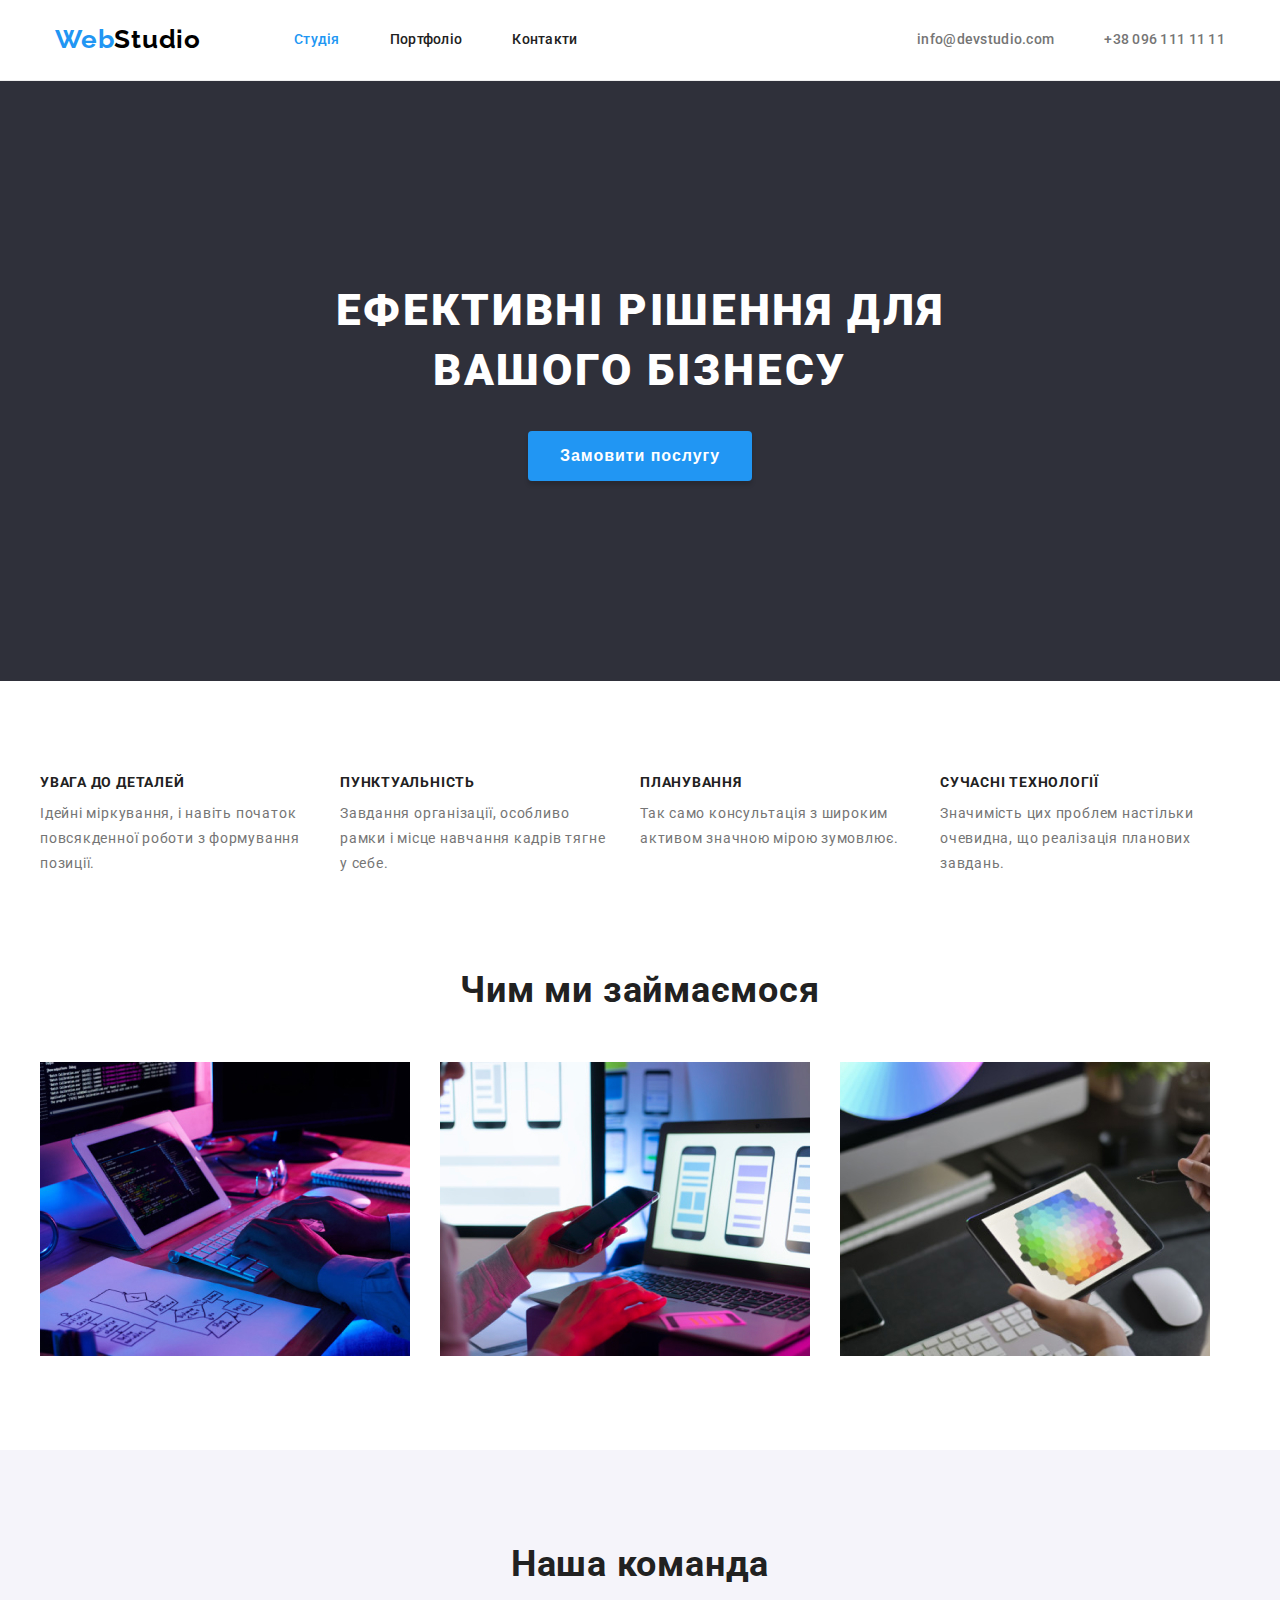
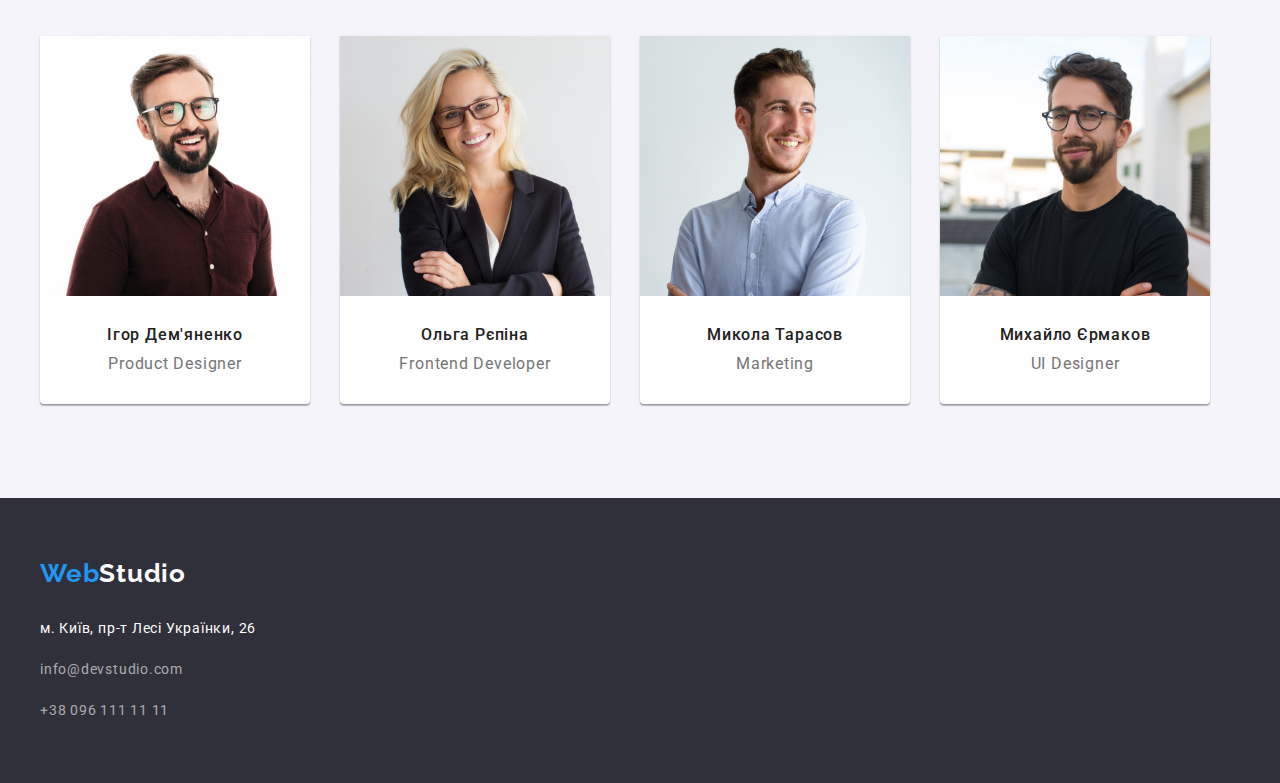
<file: index.html>
<!DOCTYPE html>
<html lang="uk">

<head>
    <meta charset="UTF-8">
    <meta http-equiv="X-UA-Compatible" content="IE=edge">
    <meta name="viewport" content="width=device-width, initial-scale=1.0">
    <title>Завдання3</title>
    <link rel="preconnect" href="https://fonts.googleapis.com">
    <link rel="preconnect" href="https://fonts.gstatic.com" crossorigin>
    <link href="https://fonts.googleapis.com/css2?family=Raleway:wght@700&family=Roboto:wght@400;500;700;900&display=swap" rel="stylesheet">
    <link rel="stylesheet" href="https://cdnjs.cloudflare.com/ajax/libs/modern-normalize/1.1.0/modern-normalize.min.css"
        integrity="sha512-wpPYUAdjBVSE4KJnH1VR1HeZfpl1ub8YT/NKx4PuQ5NmX2tKuGu6U/JRp5y+Y8XG2tV+wKQpNHVUX03MfMFn9Q=="
        crossorigin="anonymous" referrerpolicy="no-referrer" />
    <link rel="stylesheet" href="./css/styles.css">


<body>
    <header>
        <div class=" header container nav-flex">
            <a class="logo" href="./index.html"><span class="accent">Web</span>Studio</a>
            <nav class="nav-site">
                <ul class="nav-li">
                    <li class="item" ><a href="" class="nav-site-link current">Студія</a></li>
                    <li class="item" ><a href="./portfolio.html" class="nav-site-link ">Портфоліо</a></li>
                    <li class="item" ><a href="" class="nav-site-link">Контакти</a></li>
                </ul>
            </nav>
            <ul class="nav-contacts">
                <li class="item">
                <a href="mailto:info@devstudio.com" class="nav-contacts-tel">info@devstudio.com</a>
                </li>
                <li class="item">
                    <a href="tel:+380961111111" class="nav-contacts-tel tel-footer"> +38 096 111 11 11</a>
                </li>
            </ul>
        </div>
    </header>

    <main>
        <section class="hero-start section">
            <h1 class="hero-start-header">Ефективні рішення для вашого бізнесу</h1>
            <button type="button" class="hero-button" >Замовити послугу</button>
        </section>


        <section class="section">
            <div class="container benifits-flex">
                <h2 class=" visually-hidden">Наші переваги</h2>
                <ul class="benifits-list">
                    <li class="benifits-iteam">
                        <h3 class="title-benifits">УВАГА ДО ДЕТАЛЕЙ</h3>
                        <p class="text-benifits">
                            Ідейні міркування, і навіть початок повсякденної роботи з формування позиції.</p>
                    </li>
                    <li class="benifits-iteam">
                        <h3 class="title-benifits">ПУНКТУАЛЬНІСТЬ</h3>
                        <p class="text-benifits">
                            Завдання організації, особливо рамки і місце навчання кадрів тягне у себе.</p>
                    </li>
                    <li class="benifits-iteam">
                        <h3 class="title-benifits">ПЛАНУВАННЯ</h3>
                        <p class="text-benifits">
                            Так само консультація з широким активом значною мірою зумовлює.</p>
                    </li>
                    <li class="benifits-iteam">
                        <h3 class="title-benifits">СУЧАСНІ ТЕХНОЛОГІЇ</h3>
                        <p class="text-benifits">
                            Значимість цих проблем настільки очевидна, що реалізація планових завдань.</p>
                    </li>
                </ul>
            </div>
        </section>


        <section class="working">
            <div class="container">
                <h2 class="header-two">Чим ми займаємося</h2>
                <ul class="list-image">
                    <li class="working-iteam"><img class="img" src="./images/box1.jpg" alt="box1" width="370"></li>
                    <li class="working-iteam"><img class="img"src="./images/box2.jpg" alt="box2" width="370"></li>
                    <li class="working-iteam"><img class="img" src="./images/box3.jpg" alt="box3" width="370"></li>
                </ul>
            </div>
        </section>


        <section class="team">
            <div class="container">
                <h2 class="header-two">Наша команда</h2>
                <ul class="team-list">
                    <li class="team-iteam">
                        <img class="img" src="images/img.jpg" alt="ihor" width="270">
                        <h3  class="name-worker">Ігор Дем'яненко</h3>
                        <p  class="team-job">Product Designer</p>
                    </li>
                    <li class="team-iteam">
                        <img class="img" src="images/img(1).jpg" alt="olga" width="270">
                        <h3 class="name-worker">Ольга Рєпіна</h3>
                        <p class="team-job">Frontend Developer</p>
                    </li>
                    <li class="team-iteam">
                        <img class="img" src="images/img(2).jpg" alt="mikola" width="270">
                        <h3 class="name-worker">Микола Тарасов</h3>
                        <p class="team-job">Marketing</p>
                    </li>
                    <li class="team-iteam">
                        <img class="img" src="images/img(3).jpg" alt="mihaylo" width="270">
                        <h3 class="name-worker">Михайло Єрмаков</h3>
                        <p class="team-job">UI Designer</p>
                    </li>
                </ul>
        </div>
        </section>
    </main>


    <footer class="footer">
        <div class="container">
            <a class="logo-footer" href="./index.html"><span class="accent">Web</span>Studio</a>
            <address class="nav-contacts-footer">
                <ul>
                    <li class="footer-list" ><a class="address-office" href="https://www.google.com/maps/d/viewer?mid=10uSM3H-mIU3GznYo2szRIEphczw&hl=en_US&ll=50.42732700000001%2C30.538092&z=17" target="_blank" rel="noopener noreferrer">м. Київ, пр-т Лесі Українки, 26</a></li>
                    <li class="footer-list" ><a class="address-tel-emal" href="mailto:info@devstudio.com" >info@devstudio.com</a></li>
                    <li class="footer-list" ><a class="address-tel-emal" href="tel:+380961111111" > +38 096 111 11 11</a></li>
                </ul>
            </address>
        </div>
    </footer> 
    
</body>

</html>
</file>
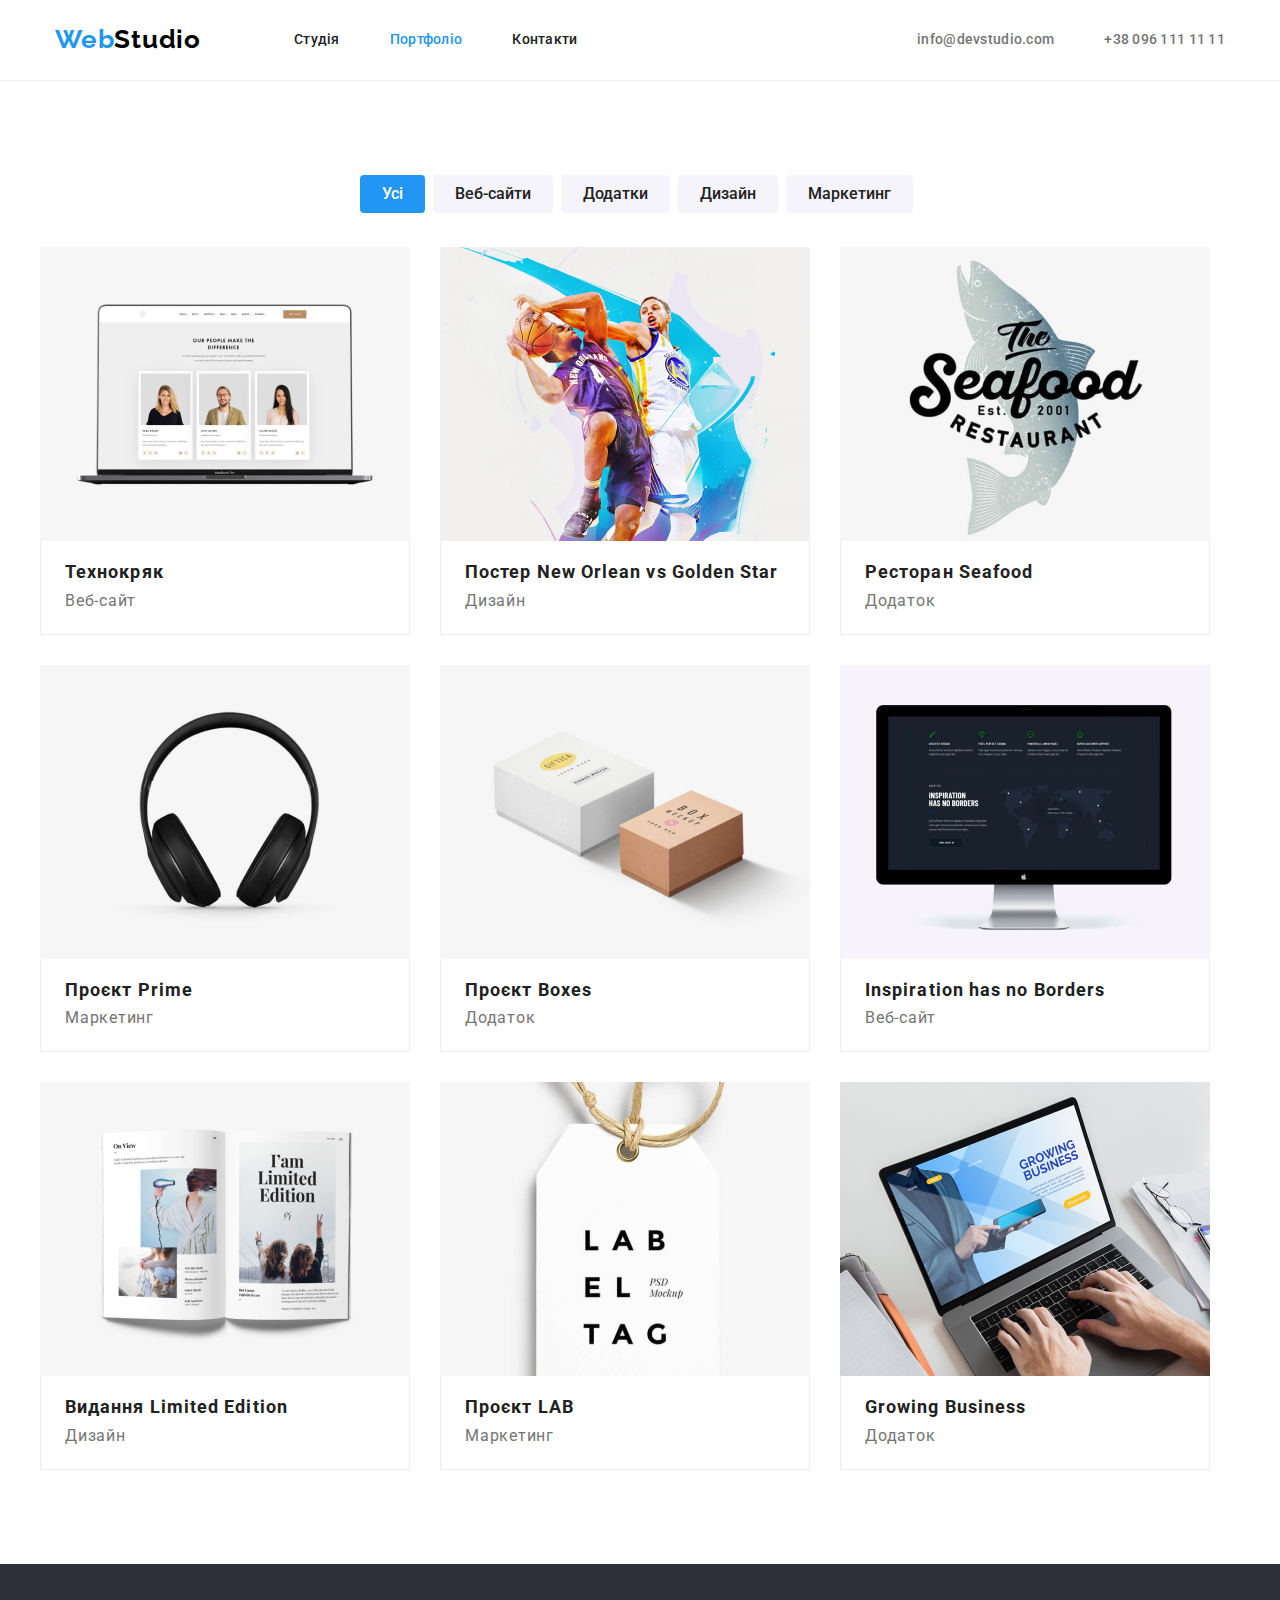
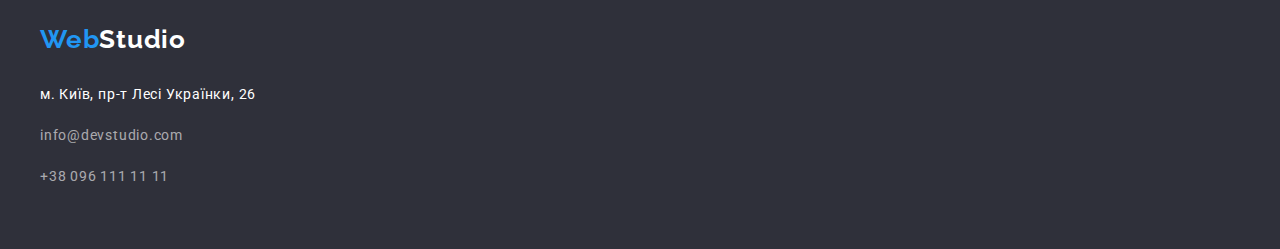
<file: portfolio.html>
<!DOCTYPE html>
<html lang="uk">
  <head>
    <meta charset="UTF-8" />
    <meta http-equiv="X-UA-Compatible" content="IE=edge" />
    <meta name="viewport" content="width=device-width, initial-scale=1.0" />
    <title>Портфоліо</title>
    <link rel="preconnect" href="https://fonts.googleapis.com" />
    <link rel="preconnect" href="https://fonts.gstatic.com" crossorigin />
    <link
      href="https://fonts.googleapis.com/css2?family=Raleway:wght@700&family=Roboto:wght@400;500;700;900&display=swap"
      rel="stylesheet"
    />
    <link
      hrel="stylesheet"
      href="https://cdnjs.cloudflare.com/ajax/libs/modern-normalize/1.1.0/modern-normalize.min.css"
      integrity="sha512-wpPYUAdjBVSE4KJnH1VR1HeZfpl1ub8YT/NKx4PuQ5NmX2tKuGu6U/JRp5y+Y8XG2tV+wKQpNHVUX03MfMFn9Q=="
      crossorigin="anonymous"
      referrerpolicy="no-referrer"
    />
    <link rel="stylesheet" href="./css/styles.css" />
  </head>

  <body>
    <header>
      <div class="header container nav-flex">
        <a class="logo" href="./index.html"
          ><span class="accent">Web</span>Studio</a
        >
        <nav class="nav-site">
          <ul class="nav-li">
            <li class="item">
              <a href="./index.html" class="nav-site-link">Студія</a>
            </li>
            <li class="item">
              <a href="" class="nav-site-link current">Портфоліо</a>
            </li>
            <li class="item"><a href="" class="nav-site-link">Контакти</a></li>
          </ul>
        </nav>
        <ul class="nav-contacts">
          <li class="item">
            <a href="mailto:info@devstudio.com" class="nav-contacts-tel"
              >info@devstudio.com</a
            >
          </li>
          <li class="item">
            <a href="tel:+380961111111" class="nav-contacts-tel tel-footer">
              +38 096 111 11 11</a
            >
          </li>
        </ul>
      </div>
    </header>

    <main>
      <section class="section">
        <div class="container">
          <h1 class="visually-hidden">Main content</h1>
          <ul class="filtr">
            <li class="filtr-button">
              <button type="button" class="filtr-tab current">Усі</button>
            </li>
            <li class="filtr-button">
              <button type="button" class="filtr-tab">Веб-сайти</button>
            </li>
            <li class="filtr-button">
              <button type="button" class="filtr-tab">Додатки</button>
            </li>
            <li class="filtr-button">
              <button type="button" class="filtr-tab">Дизайн</button>
            </li>
            <li class="filtr-button">
              <button type="button" class="filtr-tab">Маркетинг</button>
            </li>
          </ul>

          <ul class="content">
            <li class="content-list">
              <a href=""
                ><img
                  class="img"
                  src="./images/portfolio/1.jpg"
                  alt="фoто-ноутбук"
                  width="370"
                />
                <div class="name-list flex-item">
                  <h2 class="name-content">Технокряк</h2>
                  <p class="name-projects">Веб-сайт</p>
                </div>
              </a>
            </li>
            <li class="content-list">
              <a href=""
                ><img
                  class="img"
                  src="./images/portfolio/2.jpg"
                  alt="баскетболісти"
                  width="370"
                />
                <div class="name-list flex-item">
                  <h2 class="name-content">Постер New Orlean vs Golden Star</h2>
                  <p class="name-projects">Дизайн</p>
                </div>
              </a>
            </li>
            <li class="content-list">
              <a href=""
                ><img
                  class="img"
                  src="./images/portfolio/3.jpg"
                  alt="морська їжа"
                  width="370"
                />
                <div class="name-list flex-item">
                  <h2 class="name-content">Ресторан Seafood</h2>
                  <p class="name-projects">Додаток</p>
                </div>
              </a>
            </li>
            <li class="content-list">
              <a href=""
                ><img
                  class="img"
                  src="./images/portfolio/4.jpg"
                  alt="навушники"
                  width="370"
                />
                <div class="name-list flex-item">
                  <h2 class="name-content">Проєкт Prime</h2>
                  <p class="name-projects">Маркетинг</p>
                </div>
              </a>
            </li>
            <li class="content-list">
              <a href=""
                ><img
                  class="img"
                  src="./images/portfolio/5.jpg"
                  alt="коробки"
                  width="370"
                />
                <div class="name-list flex-item">
                  <h2 class="name-content">Проєкт Boxes</h2>
                  <p class="name-projects">Додаток</p>
                </div>
              </a>
            </li>
            <li class="content-list">
              <a href=""
                ><img
                  class="img"
                  src="./images/portfolio/6.jpg"
                  alt="монітор"
                  width="370"
                />
                <div class="name-list flex-item">
                  <h2 class="name-content">Inspiration has no Borders</h2>
                  <p class="name-projects">Веб-сайт</p>
                </div>
              </a>
            </li>
            <li class="content-list">
              <a href=""
                ><img
                  class="img"
                  src="./images/portfolio/7.jpg"
                  alt="книга"
                  width="370"
                />
                <div class="name-list flex-item">
                  <h2 class="name-content">Видання Limited Edition</h2>
                  <p class="name-projects">Дизайн</p>
                </div>
              </a>
            </li>
            <li class="content-list">
              <a href=""
                ><img
                  class="img"
                  src="./images/portfolio/8.jpg"
                  alt="лейба"
                  width="370"
                />
                <div class="name-list flex-item">
                  <h2 class="name-content">Проєкт LAB</h2>
                  <p class="name-projects">Маркетинг</p>
                </div>
              </a>
            </li>
            <li class="content-list">
              <a href=""
                ><img
                  class="img"
                  src="./images/portfolio/9.jpg"
                  alt="eкран ноутбука з руками"
                  width="370"
                />
                <div class="name-list flex-item">
                  <h2 class="name-content">Growing Business</h2>
                  <p class="name-projects">Додаток</p>
                </div>
              </a>
            </li>
          </ul>
        </div>
      </section>
    </main>

    <footer class="footer">
      <div class="container">
        <a class="logo-footer" href="./index.html"
          ><span class="accent">Web</span>Studio</a
        >
        <address class="nav-contacts-footer">
          <ul>
            <li class="footer-list">
              <a
                class="address-office"
                href="https://www.google.com/maps/d/viewer?mid=10uSM3H-mIU3GznYo2szRIEphczw&hl=en_US&ll=50.42732700000001%2C30.538092&z=17"
                target="_blank"
                rel="noopener noreferrer"
                >м. Київ, пр-т Лесі Українки, 26</a
              >
            </li>
            <li class="footer-list">
              <a class="address-tel-emal" href="mailto:info@devstudio.com"
                >info@devstudio.com</a
              >
            </li>
            <li class="footer-list">
              <a class="address-tel-emal" href="tel:+380961111111">
                +38 096 111 11 11</a
              >
            </li>
          </ul>
        </address>
      </div>
    </footer>
  </body>
</html>
</file>
<file: css/styles.css>
html {
box-sizing:border-box;
}

:root{
--main-text: #757575;
--text-header:#212121;
--text-accent:#2196F3;
--text-white:#FFFFFF;}
body{
    background-color:var(--text-white);
    color: var(--main-text);
    font-family: 'Roboto' , sans-serif;
    letter-spacing: 0.03em;
    font-weight: 700;
    font-size: 26px;
    line-height: 1.2;
    margin: 0;
    padding: 0;}

.section{
  padding: 94px 0 94px 0;
}
header{
border-bottom: 1px solid #EEEEEE;
}
.header {
  padding: 25px 0;
  height: 80px;
  box-sizing: border-box;
}
.container{
  width: 1200px;
  padding: 0 15px 0 15px;
  margin: 0 auto;}

h1,h2,h3,h4,p{
    margin: 0;
    padding: 0;
    }

ul{list-style: none;
margin: 0;
    padding:0;}

a{text-decoration: none;}
.img{
display: block;
margin: 0;
}

.visually-hidden {
  position: absolute;
  width: 1px;
  height: 1px;
  margin: -1px;
  border: 0;
  padding: 0;

  white-space: nowrap;
  clip-path: inset(100%);
  clip: rect(0 0 0 0);
  overflow: hidden;
}
  /* -------------------------------------header */

/* ---------------------------------------Site nav  */

.nav-flex{
  display: flex;
  align-items: center;
}
.nav-li{
display: flex;
}
.nav-li .item + .item{
  margin-left: 50px;}

/* .nav-li .item:not(:last-child){
  margin-left: 40px;
} */

.nav-contacts{
  display: flex;
  margin-left: auto;
}
.nav-contacts .item+.item{
  margin-left: 50px;
}
.nav-site,
.nav-site-link{
color: var(--text-header);
}

.nav-site , .nav-site-link:hover ,
.nav-site , .nav-site-link:focus{
color: var(--text-accent);
  font-weight: 500;
  font-size: 14px;
  line-height: 1.14;
  letter-spacing: 0.02em;
}

.nav-site-link.current{
color: var(--text-accent);
}
/* --------------------------------------Nav-contact */

.nav-contacts , .nav-contacts-tel{
color: var(--main-text);
  font-weight: 500;
  font-size: 14px;
  line-height: 1.14;
  letter-spacing: 0.02em;
}

.nav-contacts, .nav-contacts-tel:hover ,
.nav-contacts, .nav-contacts-tel:focus {
color: var(--text-accent);
}

 /*-------------------------------------- footer */
.footer{
    background: #2F303A;
    padding: 60px 0;
}
.nav-contacts-footer{
  margin-top: 20px;
}
address-tel-emal{
  margin-top: 9px;
}
 .nav-contacts-footer ,
 .address-tel-emal:hover,
 .nav-contacts-footer, 
 .address-tel-emal:focus {
  color: var(--text-accent);}


.address-office{
color: var(--text-white);
font-style: normal;
font-weight: 400;
  font-size: 14px;
  line-height: 1.71;
}
.address-office:hover,
.address-office:focus {
 color: var(--text-accent);}

.address-tel-emal{
  font-style: normal;
  font-weight: 400;
  font-size: 14px;
  line-height: 1.71;
  color: rgba(255, 255, 255, 0.6);}
  

.footer-list {
margin-bottom: 9px;}

.footer-list:last-child {
margin-bottom: 0;
}

.logo {
    text-decoration: none;
    color: black;
    font-family: 'Raleway';
    font-weight: 700;
    font-size: 26px;
    line-height: 1.2;
    margin-right: 93px;
}
.logo-footer {
  text-decoration: none;
  color: #FFFFFF;
  font-family: 'Raleway';
  font-weight: 700;
  font-size: 26px;
  line-height: 1.2;
}

.accent{
color: var(--text-accent);
}


/* -----------------------------------------hero */
.hero-start{
 background: #2F303A; 
 text-align: center;
 padding: 200px 0;
}
.hero-start-header{
  color: var(--text-white);
  margin-top: 0;
  margin-bottom: 0;
  font-weight: 900;
    font-size: 44px;
    line-height: 1.36;
    text-align: center;
    letter-spacing: 0.06em;
    text-transform: uppercase;
    max-width: 696px;
    margin-left: auto;
    margin-right: auto;
}  

.hero-button{
display:block;
margin: 0 auto;
padding: 10px 32px;
cursor: pointer;
background: var(--text-accent);
color: var(--text-white);
box-shadow: 0px 4px 4px rgba(0, 0, 0, 0.15);
border-radius: 4px;
font-weight: 700;
font-size: 16px;
line-height: 1.88;
letter-spacing: 0.06em;
margin-top: 30px;
border: 0;
}

/*------------------------------------------- benifits */
.benifits-list{
  display: flex;
  flex-wrap: wrap;
  }
  
  .benifits-iteam {
    width: 270px;
    margin-right: 30px;
  }
  
  .benifits-iteam:last-child {
    margin-right: 0;
}

.invisible{
  color: var(--text-white)
}
.benifits-list{
  display: flex;
  flex-wrap: wrap;
}
.title-benifits{
  color: var(--text-header);
  font-weight: 700;
  font-size: 14px;
  line-height: 1.14;
  text-transform: uppercase;
  }
  .text-benifits {
  color: var(--main-text);
  font-weight: 400;
  font-size: 14px;
  line-height: 1.8;
  margin-top: 10px;
  }
 /* --------------------------------------------working */
.working{
  padding-bottom: 94px;} 


.list-image{
  margin-top: 50px;
display: flex;
flex-wrap: wrap;}

.working-iteam{
  width: 370px;
  margin-right: 30px;
}

.working-iteam:last-child {
  margin-right: 0;}

.header-two{
    color: var(--text-header);
    font-weight: 700;
    font-size: 36px;
    line-height: 1.16;
    text-align: center;
}

/* ------------------------------------------------team */
.team{
  background: #F5F4FA;
  padding: 94px 0;
}
.team-list{
  margin-top: 50px;
  color: var(--text-header);
  font-weight: 500;
  font-size: 16px;
  line-height: 19px;
  display: flex;
  flex-wrap: wrap;}

.team-iteam {
  width: 270px;
  margin-right: 30px;
  box-shadow: 0px 1px 3px rgba(0, 0, 0, 0.12), 0px 1px 1px rgba(0, 0, 0, 0.14), 0px 2px 1px rgba(0, 0, 0, 0.2);
  border-radius: 0px 0px 4px 4px;
  text-align: center;
  background-color: var(--text-white);
}

.team-iteam:last-child {
  margin-right: 0;
}
.team-job{
color: var(--main-text);
font-weight: 400;
font-size: 16px;
line-height: 1.18;
text-align: center;
margin: top 10px; ;
margin-bottom: 30px;}


.name-worker{
font-weight: 500;
font-size: 16px;
line-height: 1.18;
text-align: center;
color:var(--text-header);
margin-top: 30px;
margin-bottom: 10px;
}


  /* -------------------------------------------PORTFOLIO ----------------------------------------------*/
.filtr-flex{
display: flex;

  
}
.filtr{
  margin-bottom: 34px;
  display: flex;
  justify-content: center;
}
.filtr-button{
margin-right: 8px;}


.filtr-button: last-child {
margin-right: 0;
}

.filtr-tab {
font-family: 'Roboto';
font-weight: 500;
color: var(--text-header);
display: inline-block;
text-align: center;
cursor: pointer;
background: #F5F4FA;
border-radius: 4px;
font-size: 16px;
line-height: 1.62;
padding: 6px 22px;
border: 0;}


.filtr-tab:hover,
.filtr-tab:focus {
background-color: var(--text-accent);
color: #FFFFFF;}

.filtr-tab.current{
background-color: var(--text-accent);
color: #FFFFFF;}

/* -------------------------------------------------------------------content */
.container-flex{
width: 1200px;
margin-left:  auto;
margin-right: auto;
padding: 0 15px 0 15px;

}

.content{
display: flex;
flex-wrap: wrap;
gap: 30px;
}

.content-list{
  width: 370px;
}

.content-list:nth-child(3n){
  margin-right: 0;
}

.name-content{
color: var(--text-header);
font-weight: 700;
font-size: 18px;
line-height: 1.2;
letter-spacing: 0.06em;
margin-bottom: 4px;
}
.content-list{
background: var(--text-white);

}
.name-list{
padding: 20px 24px;
border-bottom: 1px solid #EEEEEE;
border-left: 1px solid #EEEEEE ;
border-right: 1px solid #EEEEEE ;
}
.name-projects{
color: var(--main-text);
font-weight: 400;
font-size: 16px;
line-height: 1.7;}
</file>
